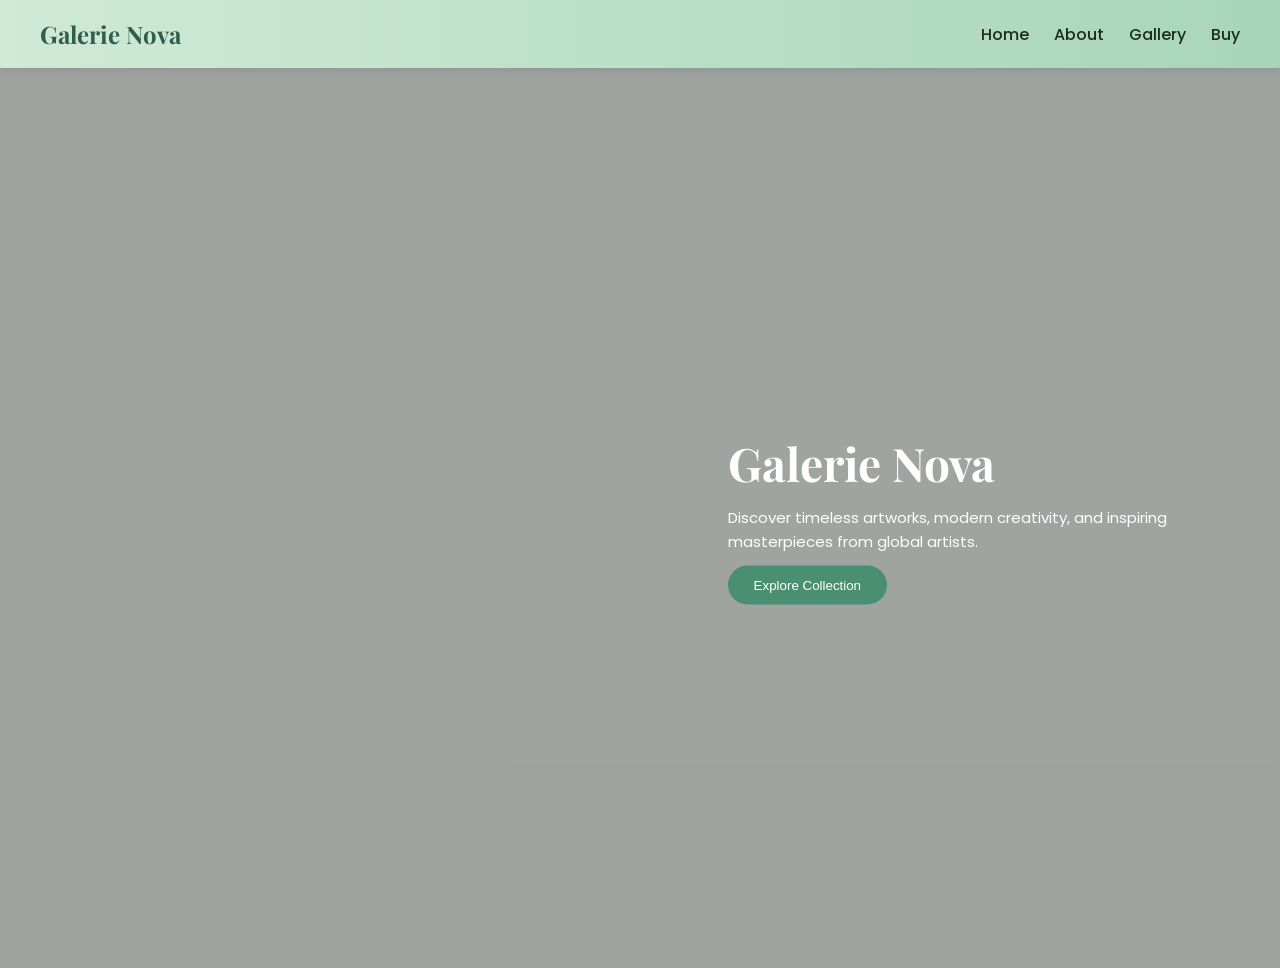
<file: index.html>
<!DOCTYPE html>
<html lang="en">
<head>
<meta charset="UTF-8">
<meta name="viewport" content="width=device-width, initial-scale=1.0">
<title>Galerie Nova - Home</title>

<!-- Google Fonts -->
<link href="https://fonts.googleapis.com/css2?family=Poppins:wght@300;400;500&family=Playfair+Display:wght@500;600&display=swap" rel="stylesheet">

<!-- CSS -->
<link rel="stylesheet" href="style.css">
</head>

<body>

<!-- NAVBAR -->
<nav class="navbar">
  <div class="logo">Galerie Nova</div>
  <div class="nav-links">
    <a href="index.html">Home</a>
    <a href="about.html">About</a>
    <a href="gallery.html">Gallery</a>
    <a href="buy.html">Buy</a>
  </div>
</nav>

<!-- HOME SECTION -->
<section class="home">
  <div class="slider">

    <!-- Slides -->
    <div class="slide s1"></div>
    <div class="slide s2"></div>
    <div class="slide s3"></div>
    <div class="slide s4"></div>

    <!-- Overlay Content -->
    <div class="overlay">
      <h1>Galerie Nova</h1>
      <p>
        Discover timeless artworks, modern creativity, and inspiring masterpieces from global artists.
      </p>
      <button class="explore-btn">Explore Collection</button>
    </div>

  </div>
</section>

<!-- JS INSIDE PAGE -->
<script>
document.querySelector('.explore-btn').addEventListener('click', function() {
  window.location.href = "gallery.html";
});
</script>
<script>
function handleForm(e) {
  e.preventDefault();
  alert("Order placed for: " + name);
}
</script>
</body>
</html>
</file>
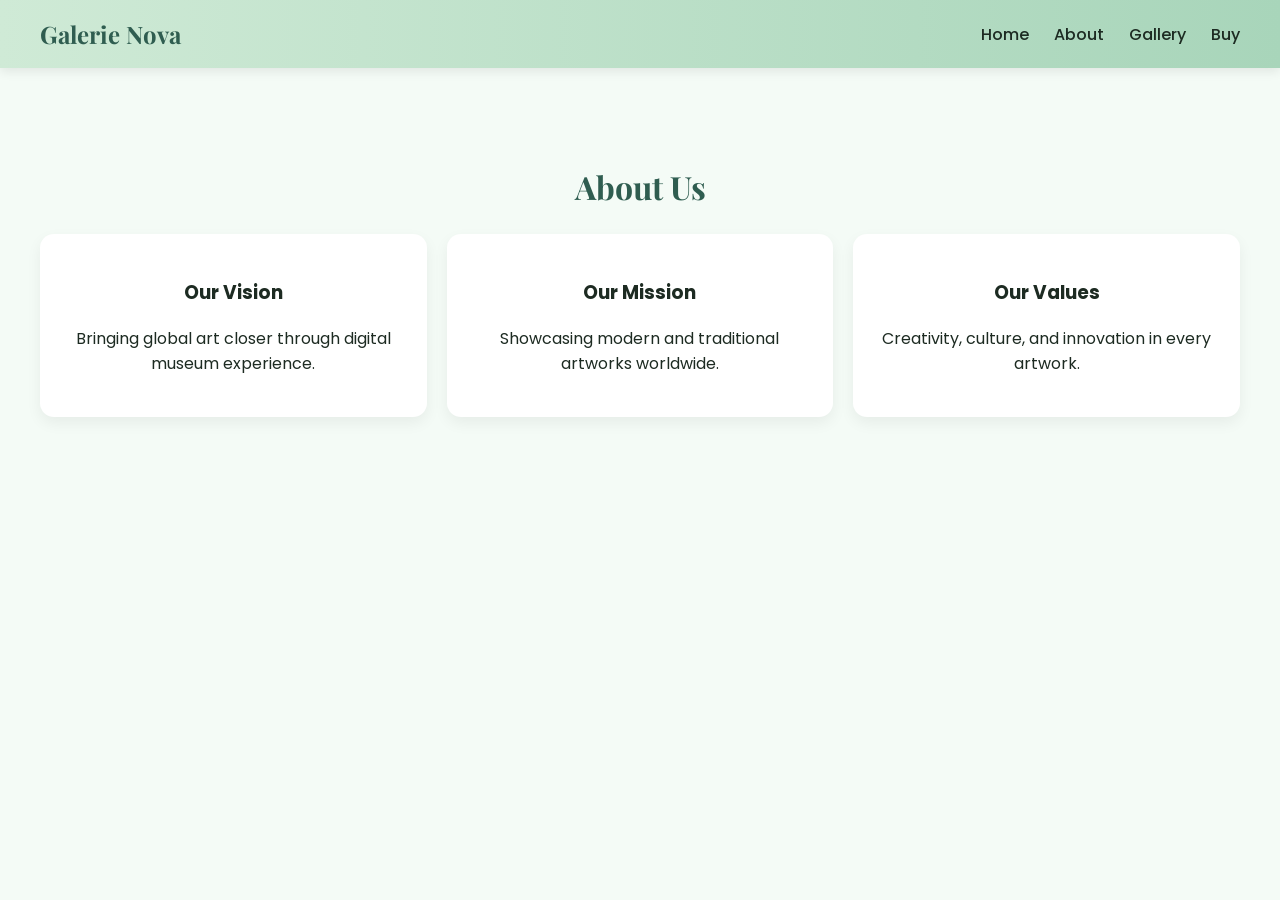
<file: about.html>
<!DOCTYPE html>
<html lang="en">
<head>
<meta charset="UTF-8">
<meta name="viewport" content="width=device-width, initial-scale=1.0">
<title>About - Galerie Nova</title>

<link href="https://fonts.googleapis.com/css2?family=Poppins:wght@300;400;500&family=Playfair+Display:wght@500;600&display=swap" rel="stylesheet">
<link rel="stylesheet" href="style.css">
</head>

<body>

<nav class="navbar">
  <div class="logo">Galerie Nova</div>
  <div class="nav-links">
    <a href="index.html">Home</a>
    <a href="about.html">About</a>
    <a href="gallery.html">Gallery</a>
    <a href="buy.html">Buy</a>
  </div>
</nav>

<section class="about-section">
  <h2>About Us</h2>

  <div class="about-grid">
    <div class="about-card">
      <h3>Our Vision</h3>
      <p>Bringing global art closer through digital museum experience.</p>
    </div>

    <div class="about-card">
      <h3>Our Mission</h3>
      <p>Showcasing modern and traditional artworks worldwide.</p>
    </div>

    <div class="about-card">
      <h3>Our Values</h3>
      <p>Creativity, culture, and innovation in every artwork.</p>
    </div>
  </div>

</section>

</body>
</html>
</file>
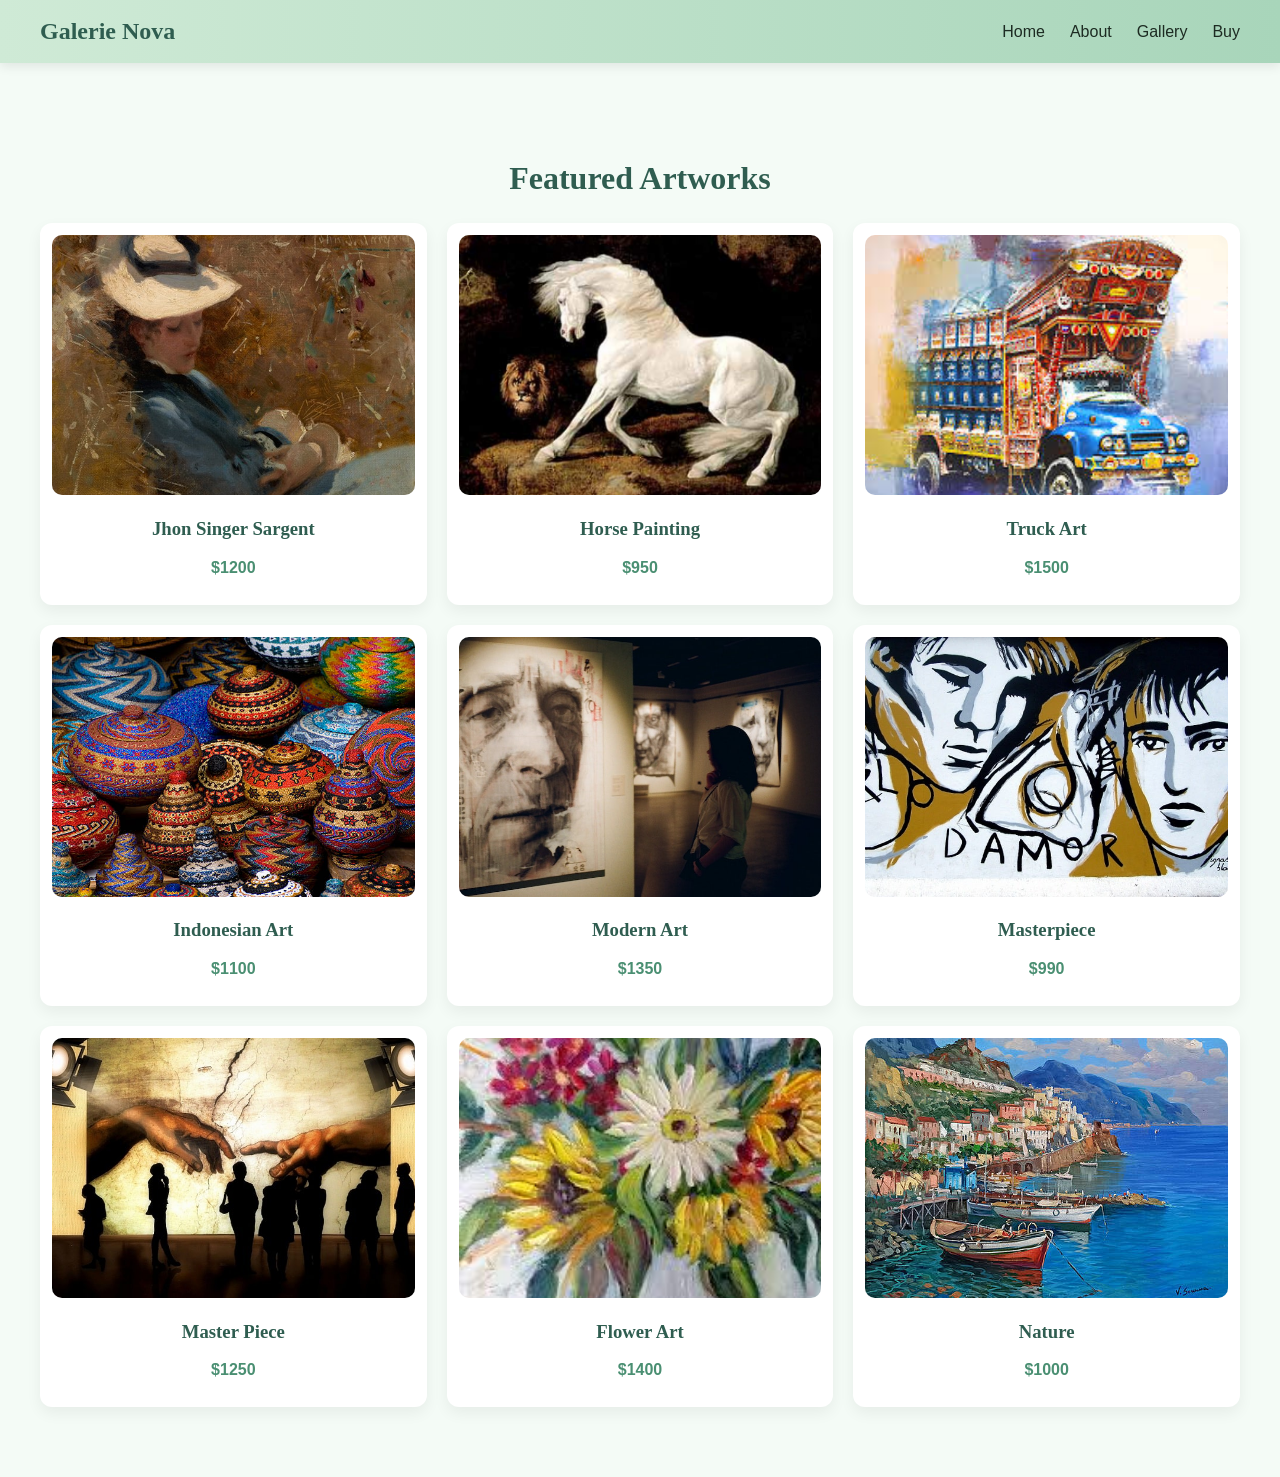
<file: gallery.html>
<!DOCTYPE html>
<html lang="en">
<head>
<meta charset="UTF-8">
<meta name="viewport" content="width=device-width, initial-scale=1.0">
<title>Gallery - Galerie Nova</title>

<link rel="stylesheet" href="style.css">
</head>

<body>

<nav class="navbar">
  <div class="logo">Galerie Nova</div>
  <div class="nav-links">
    <a href="index.html">Home</a>
    <a href="about.html">About</a>
    <a href="gallery.html">Gallery</a>
    <a href="buy.html">Buy</a>
  </div>
</nav>

<section class="gallery-section">
  <h2>Featured Artworks</h2>

  <div class="gallery-grid">

    <div class="card" onclick="goToBuy('Jhon Singer Sargent','images/pic1.jpg','$1200')">
      <img src="images/pic1.jpg">
      <h3>Jhon Singer Sargent</h3>
      <p>$1200</p>
    </div>

    <div class="card" onclick="goToBuy('Horse Painting','images/horse.jpg','$950')">
      <img src="images/horse.jpg">
      <h3>Horse Painting</h3>
      <p>$950</p>
    </div>

    <div class="card" onclick="goToBuy('Truck Art','images/truck_art.jpg','$1500')">
      <img src="images/truck_art.jpg">
      <h3>Truck Art</h3>
      <p>$1500</p>
    </div>

    <div class="card" onclick="goToBuy('Indonesian Art','images/indonessian_art.jpg','$1100')">
      <img src="images/indonessian_art.jpg">
      <h3>Indonesian Art</h3>
      <p>$1100</p>
    </div>

    <div class="card" onclick="goToBuy('Modern Art','images/pic3.jpg','$1350')">
      <img src="images/pic3.jpg">
      <h3>Modern Art</h3>
      <p>$1350</p>
    </div>

    <div class="card" onclick="goToBuy('Masterpiece','images/pic4.jpg','$990')">
      <img src="images/pic4.jpg">
      <h3>Masterpiece</h3>
      <p>$990</p>
    </div>

    <div class="card" onclick="goToBuy('Master Piece','images/pic5.jpg','$1250')">
      <img src="images/pic5.jpg">
      <h3>Master Piece</h3>
      <p>$1250</p>
    </div>

    <div class="card" onclick="goToBuy('Flower Art','images/flower.jpg','$1400')">
      <img src="images/flower.jpg">
      <h3>Flower Art</h3>
      <p>$1400</p>
    </div>

    <div class="card" onclick="goToBuy('Nature','images/itlay_Nature.jpg','$1000')">
      <img src="images/itlay_Nature.jpg">
      <h3>Nature</h3>
      <p>$1000</p>
    </div>

  </div>
</section>

<script>
function goToBuy(name, img, price) {
  const url = `buy.html?name=${encodeURIComponent(name)}&img=${encodeURIComponent(img)}&price=${encodeURIComponent(price)}`;
  window.location.href = url;
}
</script>

</body>
</html>
</file>
<file: style.css>
html {
  scroll-behavior: smooth;
}

body {
  margin: 0;
  font-family: 'Poppins', sans-serif;
  background: #f4fbf6;
  color: #1d2b22;
}

/* ================= NAVBAR ================= */
.navbar {
  display: flex;
  justify-content: space-between;
  align-items: center;
  padding: 18px 40px;
  background: linear-gradient(90deg, #cfead6, #a8d5ba);
  position: sticky;
  top: 0;
  z-index: 100;
  box-shadow: 0 4px 10px rgba(0,0,0,0.08);
}

.logo {
  font-family: 'Playfair Display', serif;
  font-size: 24px;
  color: #2f5d50;
  font-weight: bold;
}

.nav-links {
  display: flex;
  gap: 25px;
}

.nav-links a {
  text-decoration: none;
  color: #1d2b22;
  font-weight: 500;
  transition: 0.3s;
}

.nav-links a:hover {
  color: #4a8f72;
}

/* ================= HOME SLIDER ================= */
.home {
  height: 100vh;
}

.slider {
  position: relative;
  width: 100%;
  height: 100%;
  overflow: hidden;
}

.slider::after {
  content: "";
  position: absolute;
  width: 100%;
  height: 100%;
  background: rgba(0,0,0,0.35);
  top: 0;
  left: 0;
  z-index: 1;
}

.slide {
  position: absolute;
  width: 100%;
  height: 100%;
  opacity: 0;
  animation: fade 16s infinite;
}

.s1 { background: url('images/pic1.jpg') center/cover; animation-delay: 0s; }
.s2 { background: url('images/horse.jpg') center/cover; animation-delay: 4s; }
.s3 { background: url('images/truck_art.jpg') center/cover; animation-delay: 8s; }
.s4 { background: url('images/indonessian_art.jpg') center/cover; animation-delay: 12s; }

@keyframes fade {
  0% {opacity: 0;}
  10% {opacity: 1;}
  25% {opacity: 1;}
  35% {opacity: 0;}
  100% {opacity: 0;}
}

/* ================= OVERLAY ================= */
.overlay {
  position: absolute;
  top: 50%;
  right: 8%;
  transform: translateY(-50%);
  color: white;
  max-width: 450px;
  z-index: 2;
}

.overlay h1 {
  font-family: 'Playfair Display', serif;
  font-size: 46px;
  margin: 0;
}

.overlay p {
  font-size: 15px;
  margin: 12px 0;
  line-height: 1.6;
}

.explore-btn {
  background: #4a8f72;
  color: white;
  padding: 12px 26px;
  border-radius: 30px;
  border: none;
  cursor: pointer;
  transition: 0.3s;
}

.explore-btn:hover {
  background: #3b6f59;
}

/* ================= ABOUT ================= */
.about-section {
  padding: 70px 40px;
  text-align: center;
}

.about-section h2 {
  font-family: 'Playfair Display', serif;
  color: #2f5d50;
  font-size: 32px;
}

.about-grid {
  display: grid;
  grid-template-columns: repeat(3, 1fr);
  gap: 20px;
  margin-top: 25px;
}

.about-card {
  background: white;
  padding: 25px;
  border-radius: 14px;
  box-shadow: 0 6px 15px rgba(0,0,0,0.06);
  transition: 0.3s;
}

.about-card:hover {
  transform: translateY(-6px);
}

/* ================= GALLERY ================= */
.gallery-section {
  padding: 70px 40px;
  text-align: center;
}

.gallery-section h2 {
  font-family: 'Playfair Display', serif;
  color: #2f5d50;
  font-size: 32px;
}

.gallery-grid {
  display: grid;
  grid-template-columns: repeat(3, 1fr);
  gap: 20px;
  margin-top: 25px;
}

.card {
  background: white;
  padding: 12px;
  border-radius: 12px;
  box-shadow: 0 6px 15px rgba(0,0,0,0.06);
  transition: 0.3s;
  cursor: pointer;
}

.card:hover {
  transform: translateY(-6px);
}

.card img {
  width: 100%;
  height: 260px;
  object-fit: cover;
  border-radius: 10px;
}

.card h3 {
  font-family: 'Playfair Display', serif;
  color: #2f5d50;
}

.card p {
  color: #4a8f72;
  font-weight: bold;
}

/* ================= BUY PAGE ================= */
.buy-section {
  background: #e9f5ee;
  padding: 70px 40px;
  text-align: center;
}

.buy-section h2 {
  font-family: 'Playfair Display', serif;
  color: #2f5d50;
}

.buy-container {
  display: flex;
  gap: 40px;
  justify-content: center;
  align-items: flex-start;
  flex-wrap: wrap;
  margin-top: 30px;
}

/* ASIDE PRODUCT PREVIEW */
.product-preview {
  width: 280px;
  background: white;
  padding: 20px;
  border-radius: 12px;
  box-shadow: 0 6px 15px rgba(0,0,0,0.08);
  text-align: center;
}

.product-preview img {
  width: 100%;
  height: 250px;
  object-fit: cover;
  border-radius: 10px;
}

/* FORM */
.buy-form {
  display: flex;
  flex-direction: column;
  width: 300px;
  gap: 12px;
}

.buy-form input,
.buy-form textarea {
  padding: 12px;
  border-radius: 10px;
  border: 1px solid #b7d6c4;
}

.buy-form button {
  background: #4a8f72;
  color: white;
  border: none;
  padding: 12px;
  border-radius: 30px;
  cursor: pointer;
}

/* ================= FOOTER ================= */
.footer {
  text-align: center;
  padding: 20px;
  background: #184a14;
  color: white;
  font-size: 14px;
}

/* ================= RESPONSIVE ================= */
@media(max-width: 900px) {
  .about-grid,
  .gallery-grid {
    grid-template-columns: repeat(2, 1fr);
  }
}

@media(max-width: 768px) {
  .navbar {
    flex-direction: column;
    gap: 10px;
  }

  .nav-links {
    flex-direction: column;
    gap: 10px;
  }

  .overlay {
    right: 5%;
    max-width: 90%;
    text-align: center;
  }

  .overlay h1 {
    font-size: 28px;
  }

  .about-grid,
  .gallery-grid {
    grid-template-columns: 1fr;
  }
}
</file>
